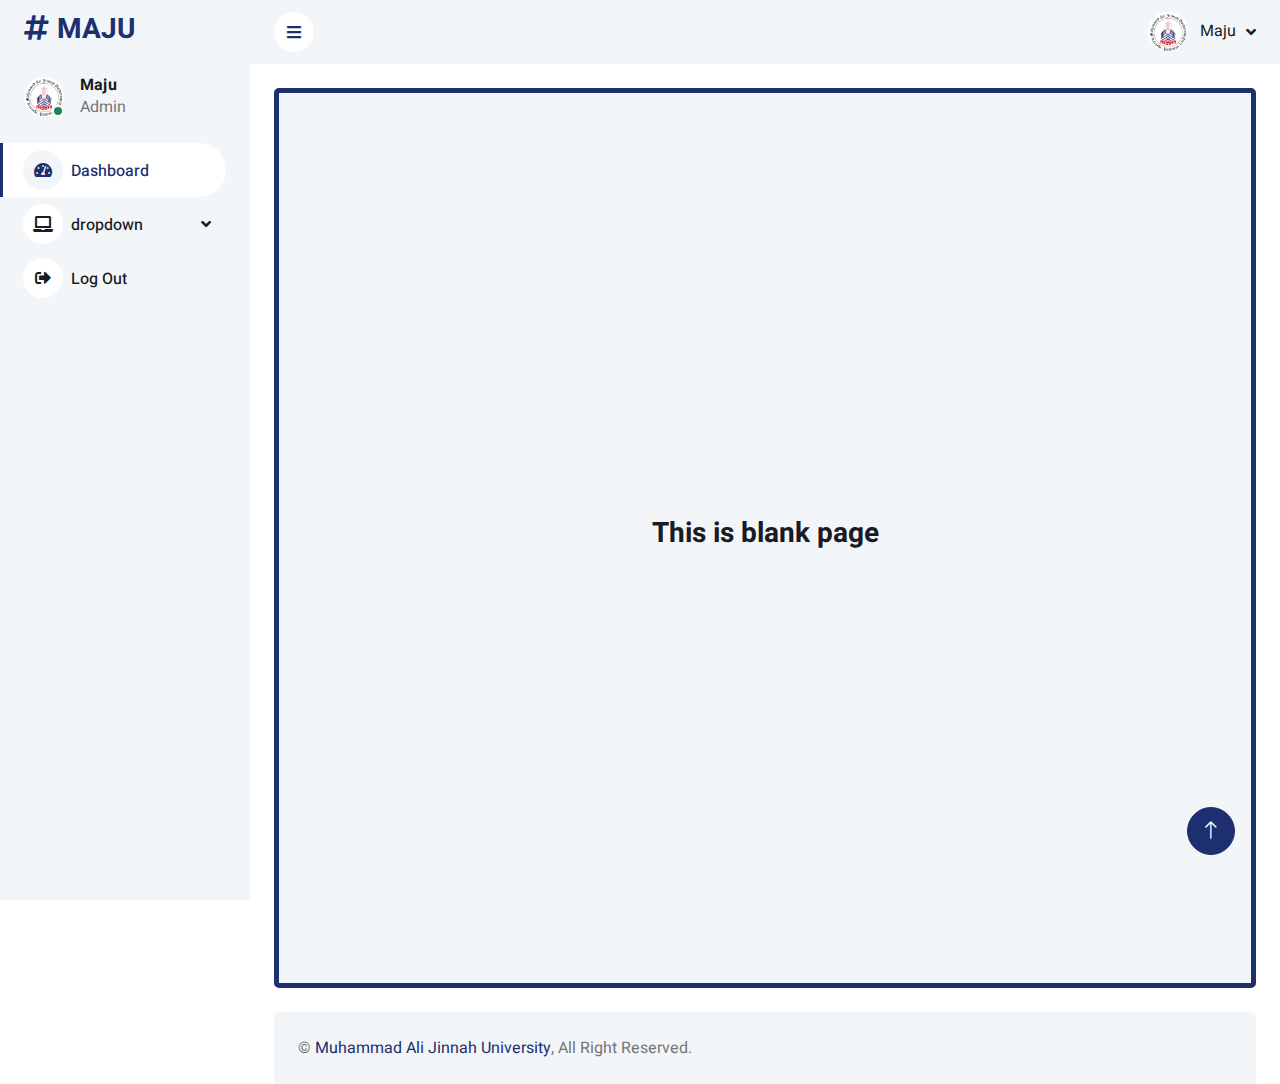
<file: index.html>
<!DOCTYPE html>
<html lang="en">
<head>
    <meta charset="utf-8">
    <title>FYP Admin Panel</title>
    <meta content="width=device-width, initial-scale=1.0" name="viewport">
    <meta content="" name="keywords">
    <meta content="" name="description">
    <!-- Favicon -->
    <link href="./favicon_io/favicon.ico" rel="icon">
    <!-- Google Web Fonts -->
    <link rel="preconnect" href="https://fonts.googleapis.com">
    <link rel="preconnect" href="https://fonts.gstatic.com" crossorigin>
    <link href="https://fonts.googleapis.com/css2?family=Heebo:wght@400;500;600;700&display=swap" rel="stylesheet">
    <!-- Icon Font Stylesheet -->
    <link href="https://cdnjs.cloudflare.com/ajax/libs/font-awesome/5.10.0/css/all.min.css" rel="stylesheet">
    <link href="https://cdn.jsdelivr.net/npm/bootstrap-icons@1.4.1/font/bootstrap-icons.css" rel="stylesheet">
    <!-- Bootstrap -->
    <link href="css/bootstrap.min.css" rel="stylesheet">
    <!-- custom css -->
    <link href="css/style.css" rel="stylesheet">
</head>
<body>
    <div class="container-xxl position-relative bg-white d-flex p-0">
        <!-- Spinner Start -->
        <div id="spinner" class="show bg-white position-fixed translate-middle w-100 vh-100 top-50 start-50 d-flex align-items-center justify-content-center">
            <div class="spinner-border text-primary" style="width: 3rem; height: 3rem;" role="status">
                <span class="sr-only">Loading...</span>
            </div>
        </div>
        <!-- Spinner End -->

        <!-- Sidebar Start -->
        <div class="sidebar pe-4 pb-3">
            <nav class="navbar bg-light navbar-light">
                <a href="index.html" class="navbar-brand mx-4 mb-3">
                    <h3 class="text-primary"><i class="fa fa-hashtag me-2"></i>MAJU</h3>
                </a>
                <div class="d-flex align-items-center ms-4 mb-4">
                    <div class="position-relative">
                        <img class="rounded-circle" src="img/maju.png" alt="" style="width: 40px; height: 40px;">
                        <div class="bg-success rounded-circle border border-2 border-white position-absolute end-0 bottom-0 p-1"></div>
                    </div>
                    <div class="ms-3">
                        <h6 class="mb-0">Maju</h6>
                        <span>Admin</span>
                    </div>
                </div>
                
                <div class="navbar-nav w-100">
                    <a href="index.html" class="nav-item nav-link active"><i class="fa fa-tachometer-alt me-2"></i>Dashboard</a>
                    <div class="nav-item dropdown">
                        <a href="#" class="nav-link dropdown-toggle" data-bs-toggle="dropdown"><i class="fa fa-laptop me-2"></i>dropdown</a>
                        <div class="dropdown-menu bg-transparent border-0">
                            <a href="#" class="dropdown-item">One-1</a>
                            <a href="#" class="dropdown-item">Two-2</a>
                            <a href="#" class="dropdown-item">Three-3</a>
                        </div>
                    </div>
                    <!-- <a href="form.html" class="nav-item nav-link"><i class="fa fa-keyboard me-2"></i>Forms</a> -->
                    <!-- <div class="nav-item dropdown">
                        <a href="#" class="nav-link dropdown-toggle" data-bs-toggle="dropdown"><i class="far fa-file-alt me-2"></i>Pages</a>
                        <div class="dropdown-menu bg-transparent border-0">
                            <a href="signin.html" class="dropdown-item">Sign In</a>
                            <a href="signup.html" class="dropdown-item">Sign Up</a>
                            <a href="404.html" class="dropdown-item">404 Error</a>
                            <a href="blank.html" class="dropdown-item">Blank Page</a>
                        </div>
                    </div> -->
                </div>

                <!-- Log Out Button -->
                <div class="navbar-nav w-100 mt-auto">
                    <a href="./signin.html" class="nav-item nav-link">
                        <i class="fa fa-sign-out-alt me-2"></i>Log Out
                    </a>
                </div>

            </nav>
        </div>
        <!-- Sidebar End -->


        <!-- Content Start -->
        <div class="content">
            <!-- Navbar Start -->
            <nav class="navbar navbar-expand bg-light navbar-light sticky-top px-4 py-0">
                <a href="index.html" class="navbar-brand d-flex d-lg-none me-4">
                    <h2 class="text-primary mb-0"><i class="fa fa-hashtag"></i></h2>
                </a>
                <a href="#" class="sidebar-toggler flex-shrink-0">
                    <i class="fa fa-bars"></i>
                </a>
              
                <div class="navbar-nav align-items-center ms-auto">


                    <div class="nav-item dropdown">
                        <a href="#" class="nav-link dropdown-toggle" data-bs-toggle="dropdown">
                            <img class="rounded-circle me-lg-2" src="img/maju.png" alt="" style="width: 40px; height: 40px;">
                            <span class="d-none d-lg-inline-flex">Maju</span>
                        </a>
                        <div class="dropdown-menu dropdown-menu-end bg-light border-0 rounded-0 rounded-bottom m-0">
                            <a href="./signin.html" class="dropdown-item">Log Out</a>
                        </div>
                    </div>
                </div>
            </nav>
            <!-- Navbar End -->

                   <!-- Blank Start -->
                   <div class="container-fluid pt-4 px-4 ">
                    <div class="blank  row vh-100 bg-light rounded align-items-center justify-content-center mx-0">
                        <div class="col-md-6 text-center">
                            <h3>This is blank page</h3>
                        </div>
                    </div>
                </div>
                <!-- Blank End -->


            <!-- Footer Start -->
            <div class="container-fluid pt-4 px-4">
                <div class="bg-light rounded-top p-4">
                    <div class="row">
                        <div class="col-12 col-sm-6 text-center text-sm-start">
                            &copy; <a href="#">Muhammad Ali Jinnah University</a>, All Right Reserved. 
                        </div>
                     
                    </div>
                </div>
            </div>
            <!-- Footer End -->
        </div>
        <!-- Content End -->


        <!-- Back to Top -->
        <a href="#" class="btn btn-lg btn-primary btn-lg-square back-to-top"><i class="bi bi-arrow-up"></i></a>
    </div>

    <!-- JavaScript Libraries -->
    <script src="https://code.jquery.com/jquery-3.4.1.min.js"></script>
    <script src="https://cdn.jsdelivr.net/npm/bootstrap@5.0.0/dist/js/bootstrap.bundle.min.js"></script>

    <!-- custom js  -->
    <script src="js/main.js"></script>
</body>
</html>
</file>
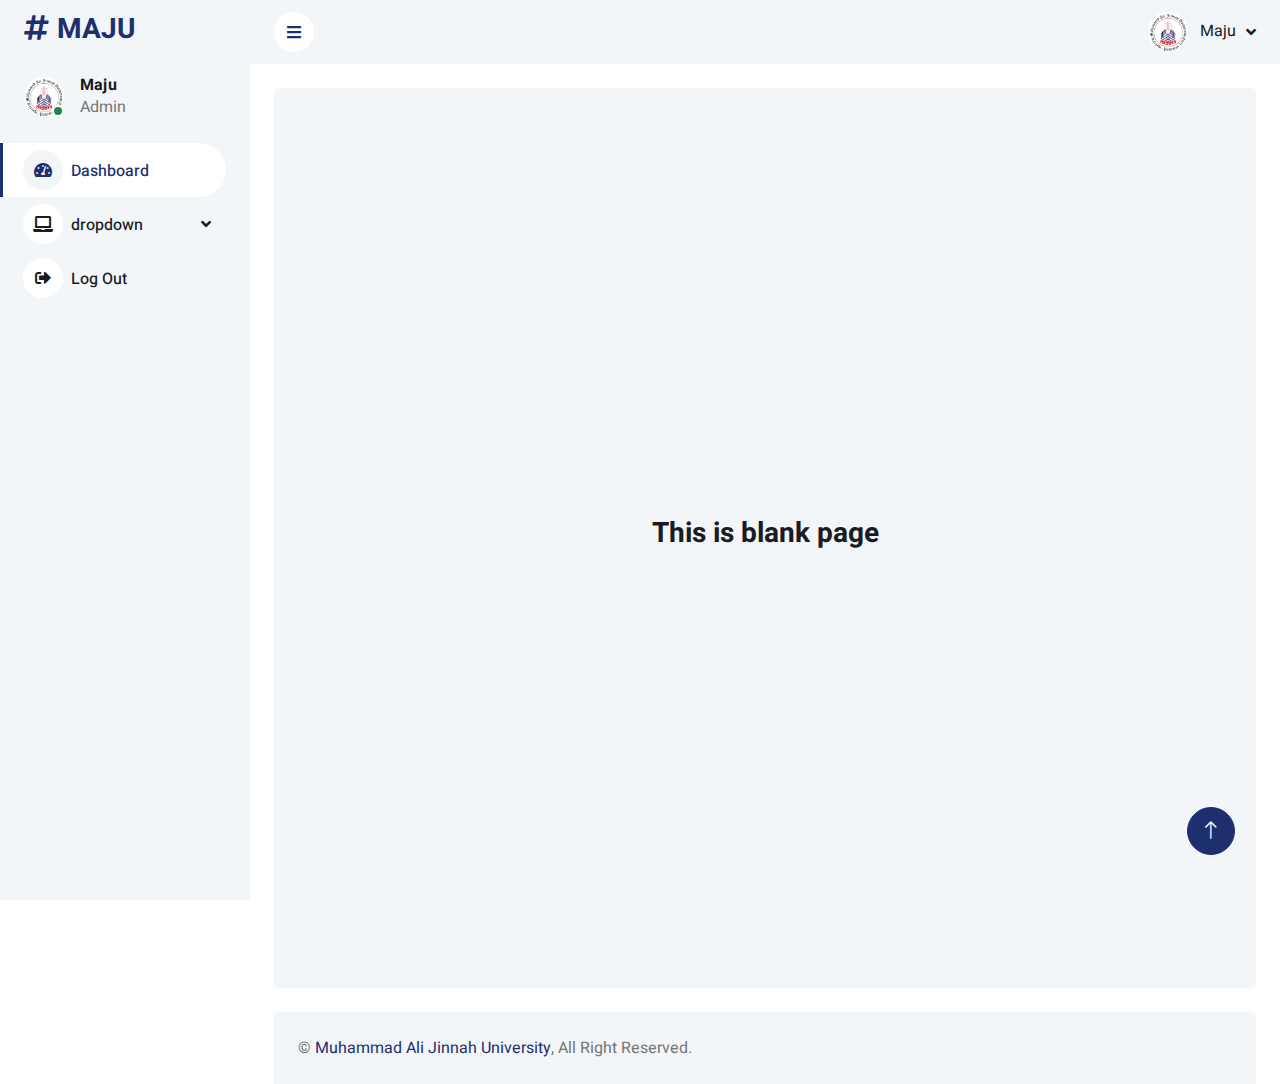
<file: blank.html>
<!DOCTYPE html>
<html lang="en">

<head>
    <meta charset="utf-8">
    <title>FYP Admin Panel</title>
    <meta content="width=device-width, initial-scale=1.0" name="viewport">
    <meta content="" name="keywords">
    <meta content="" name="description">


    <!-- Favicon -->
    <link href="./favicon_io/favicon.ico" rel="icon">
    <!-- Google Web Fonts -->
    <link rel="preconnect" href="https://fonts.googleapis.com">
    <link rel="preconnect" href="https://fonts.gstatic.com" crossorigin>
    <link href="https://fonts.googleapis.com/css2?family=Heebo:wght@400;500;600;700&display=swap" rel="stylesheet">
    <!-- Icon Font Stylesheet -->
    <link href="https://cdnjs.cloudflare.com/ajax/libs/font-awesome/5.10.0/css/all.min.css" rel="stylesheet">
    <link href="https://cdn.jsdelivr.net/npm/bootstrap-icons@1.4.1/font/bootstrap-icons.css" rel="stylesheet">
    <!-- Bootstrap -->
    <link href="css/bootstrap.min.css" rel="stylesheet">
    <!-- custom css -->
    <link href="css/style.css" rel="stylesheet">
</head>

<body>
    <div class="container-xxl position-relative bg-white d-flex p-0">
        <!-- Spinner Start -->
        <div id="spinner" class="show bg-white position-fixed translate-middle w-100 vh-100 top-50 start-50 d-flex align-items-center justify-content-center">
            <div class="spinner-border text-primary" style="width: 3rem; height: 3rem;" role="status">
                <span class="sr-only">Loading...</span>
            </div>
        </div>
        <!-- Spinner End -->


              <!-- Sidebar Start -->
              <div class="sidebar pe-4 pb-3">
                <nav class="navbar bg-light navbar-light">
                    <a href="index.html" class="navbar-brand mx-4 mb-3">
                        <h3 class="text-primary"><i class="fa fa-hashtag me-2"></i>MAJU</h3>
                    </a>
                    <div class="d-flex align-items-center ms-4 mb-4">
                        <div class="position-relative">
                            <img class="rounded-circle" src="img/maju.png" alt="" style="width: 40px; height: 40px;">
                            <div class="bg-success rounded-circle border border-2 border-white position-absolute end-0 bottom-0 p-1"></div>
                        </div>
                        <div class="ms-3">
                            <h6 class="mb-0">Maju</h6>
                            <span>Admin</span>
                        </div>
                    </div>
                    
                    <div class="navbar-nav w-100">
                        <a href="index.html" class="nav-item nav-link active"><i class="fa fa-tachometer-alt me-2"></i>Dashboard</a>
                        <div class="nav-item dropdown">
                            <a href="#" class="nav-link dropdown-toggle" data-bs-toggle="dropdown"><i class="fa fa-laptop me-2"></i>dropdown</a>
                            <div class="dropdown-menu bg-transparent border-0">
                                <a href="#" class="dropdown-item">One-1</a>
                                <a href="#" class="dropdown-item">Two-2</a>
                                <a href="#" class="dropdown-item">Three-3</a>
                            </div>
                        </div>
                        <!-- <a href="form.html" class="nav-item nav-link"><i class="fa fa-keyboard me-2"></i>Forms</a> -->
                        <!-- <div class="nav-item dropdown">
                            <a href="#" class="nav-link dropdown-toggle" data-bs-toggle="dropdown"><i class="far fa-file-alt me-2"></i>Pages</a>
                            <div class="dropdown-menu bg-transparent border-0">
                                <a href="signin.html" class="dropdown-item">Sign In</a>
                                <a href="signup.html" class="dropdown-item">Sign Up</a>
                                <a href="404.html" class="dropdown-item">404 Error</a>
                                <a href="blank.html" class="dropdown-item">Blank Page</a>
                            </div>
                        </div> -->
                    </div>
                    
                    <!-- Log Out Button -->
                    <div class="navbar-nav w-100 mt-auto">
                        <a href="./signin.html" class="nav-item nav-link">
                            <i class="fa fa-sign-out-alt me-2"></i>Log Out
                        </a>
                    </div>
    
                </nav>
            </div>
            <!-- Sidebar End -->
    

        <!-- Content Start -->
        <div class="content">
             <!-- Navbar Start -->
             <nav class="navbar navbar-expand bg-light navbar-light sticky-top px-4 py-0">
                <a href="index.html" class="navbar-brand d-flex d-lg-none me-4">
                    <h2 class="text-primary mb-0"><i class="fa fa-hashtag"></i></h2>
                </a>
                <a href="#" class="sidebar-toggler flex-shrink-0">
                    <i class="fa fa-bars"></i>
                </a>
              
                <div class="navbar-nav align-items-center ms-auto">


                    <div class="nav-item dropdown">
                        <a href="#" class="nav-link dropdown-toggle" data-bs-toggle="dropdown">
                            <img class="rounded-circle me-lg-2" src="img/maju.png" alt="" style="width: 40px; height: 40px;">
                            <span class="d-none d-lg-inline-flex">Maju</span>
                        </a>
                        <div class="dropdown-menu dropdown-menu-end bg-light border-0 rounded-0 rounded-bottom m-0">
                            <a href="./signin.html" class="dropdown-item">Log Out</a>
                        </div>
                    </div>
                </div>
            </nav>
            <!-- Navbar End -->


            <!-- Blank Start -->
            <div class="container-fluid pt-4 px-4">
                <div class="row vh-100 bg-light rounded align-items-center justify-content-center mx-0">
                    <div class="col-md-6 text-center">
                        <h3>This is blank page</h3>
                    </div>
                </div>
            </div>
            <!-- Blank End -->


 <!-- Footer Start -->
 <div class="container-fluid pt-4 px-4">
    <div class="bg-light rounded-top p-4">
        <div class="row">
            <div class="col-12 col-sm-6 text-center text-sm-start">
                &copy; <a href="#">Muhammad Ali Jinnah University</a>, All Right Reserved. 
            </div>
         
        </div>
    </div>
</div>
<!-- Footer End -->
        </div>
        <!-- Content End -->


        <!-- Back to Top -->
        <a href="#" class="btn btn-lg btn-primary btn-lg-square back-to-top"><i class="bi bi-arrow-up"></i></a>
    </div>

    <!-- JavaScript Libraries -->
    <script src="https://code.jquery.com/jquery-3.4.1.min.js"></script>
    <script src="https://cdn.jsdelivr.net/npm/bootstrap@5.0.0/dist/js/bootstrap.bundle.min.js"></script>

    <!-- custom js  -->
    <script src="js/main.js"></script>
</body>

</html>
</file>
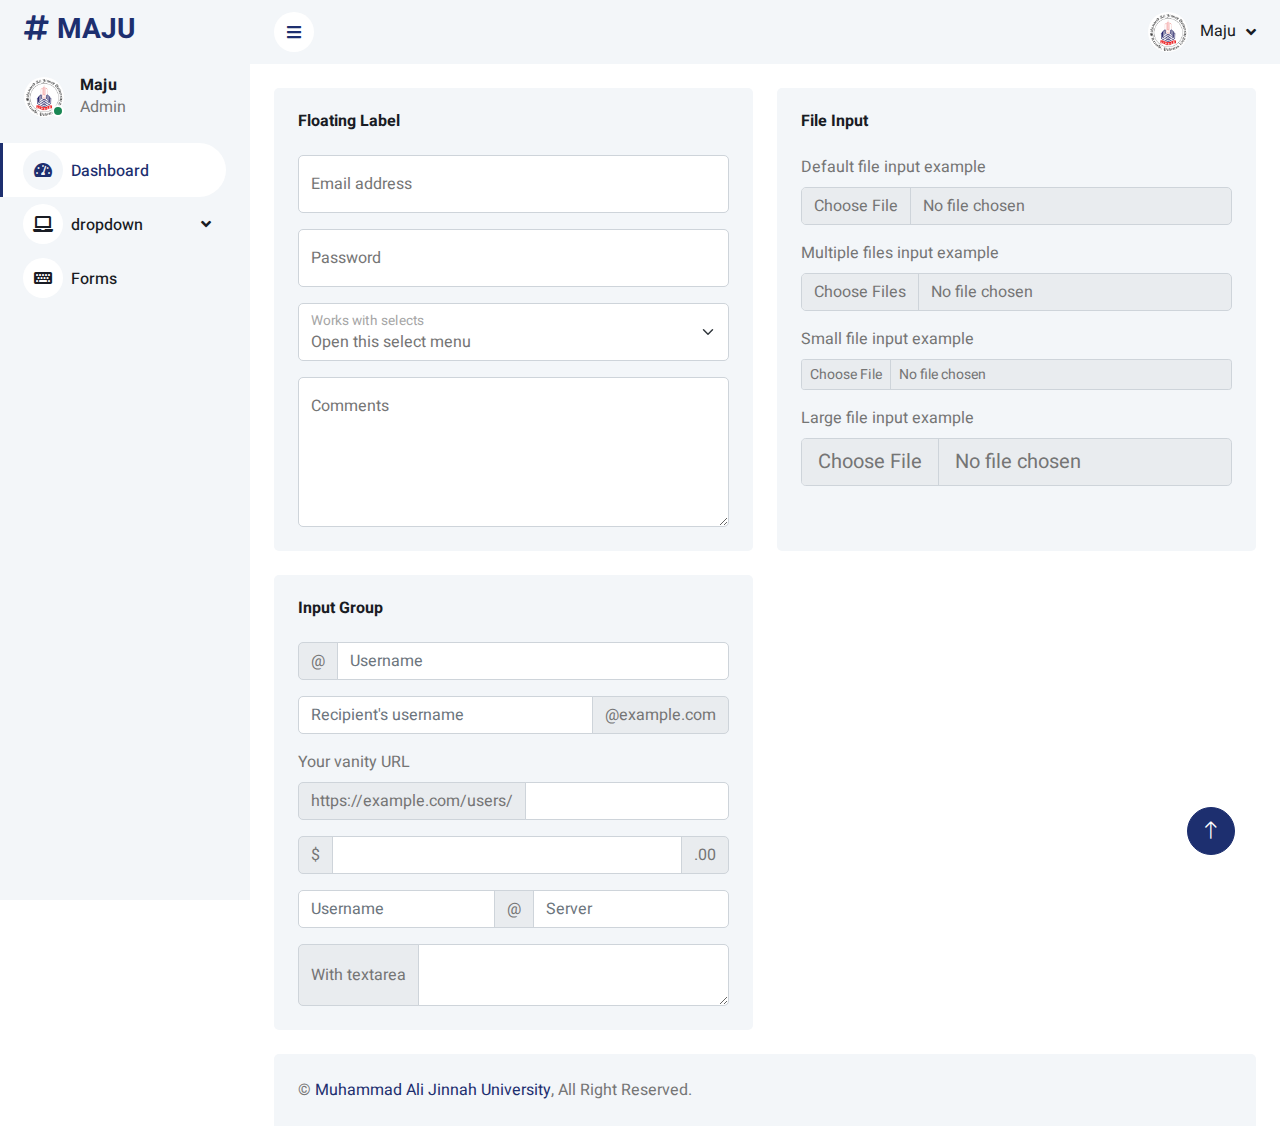
<file: form.html>
<!DOCTYPE html>
<html lang="en">

<head>
    <meta charset="utf-8">
    <title>FYP Admin Panel</title>
    <meta content="width=device-width, initial-scale=1.0" name="viewport">
    <meta content="" name="keywords">
    <meta content="" name="description">

    <!-- Favicon -->
    <link href="./favicon_io/favicon.ico" rel="icon">
    <!-- Google Web Fonts -->
    <link rel="preconnect" href="https://fonts.googleapis.com">
    <link rel="preconnect" href="https://fonts.gstatic.com" crossorigin>
    <link href="https://fonts.googleapis.com/css2?family=Heebo:wght@400;500;600;700&display=swap" rel="stylesheet">
    <!-- Icon Font Stylesheet -->
    <link href="https://cdnjs.cloudflare.com/ajax/libs/font-awesome/5.10.0/css/all.min.css" rel="stylesheet">
    <link href="https://cdn.jsdelivr.net/npm/bootstrap-icons@1.4.1/font/bootstrap-icons.css" rel="stylesheet">
    <!-- Bootstrap -->
    <link href="css/bootstrap.min.css" rel="stylesheet">
    <!-- custom css -->
    <link href="css/style.css" rel="stylesheet">
</head>

<body>
    <div class="container-xxl position-relative bg-white d-flex p-0">
        <!-- Spinner Start -->
        <div id="spinner" class="show bg-white position-fixed translate-middle w-100 vh-100 top-50 start-50 d-flex align-items-center justify-content-center">
            <div class="spinner-border text-primary" style="width: 3rem; height: 3rem;" role="status">
                <span class="sr-only">Loading...</span>
            </div>
        </div>
        <!-- Spinner End -->


        <!-- Sidebar Start -->
        <div class="sidebar pe-4 pb-3">
            <nav class="navbar bg-light navbar-light">
                <a href="index.html" class="navbar-brand mx-4 mb-3">
                    <h3 class="text-primary"><i class="fa fa-hashtag me-2"></i>MAJU</h3>
                </a>
                <div class="d-flex align-items-center ms-4 mb-4">
                    <div class="position-relative">
                        <img class="rounded-circle" src="img/maju.png" alt="" style="width: 40px; height: 40px;">
                        <div class="bg-success rounded-circle border border-2 border-white position-absolute end-0 bottom-0 p-1"></div>
                    </div>
                    <div class="ms-3">
                        <h6 class="mb-0">Maju</h6>
                        <span>Admin</span>
                    </div>
                </div>
                
                <div class="navbar-nav w-100">
                    <a href="index.html" class="nav-item nav-link active"><i class="fa fa-tachometer-alt me-2"></i>Dashboard</a>
                    <div class="nav-item dropdown">
                        <a href="#" class="nav-link dropdown-toggle" data-bs-toggle="dropdown"><i class="fa fa-laptop me-2"></i>dropdown</a>
                        <div class="dropdown-menu bg-transparent border-0">
                            <a href="#" class="dropdown-item">One-1</a>
                            <a href="#" class="dropdown-item">Two-2</a>
                            <a href="#" class="dropdown-item">Three-3</a>
                        </div>
                    </div>
                    <a href="form.html" class="nav-item nav-link"><i class="fa fa-keyboard me-2"></i>Forms</a>
                    <!-- <div class="nav-item dropdown">
                        <a href="#" class="nav-link dropdown-toggle" data-bs-toggle="dropdown"><i class="far fa-file-alt me-2"></i>Pages</a>
                        <div class="dropdown-menu bg-transparent border-0">
                            <a href="signin.html" class="dropdown-item">Sign In</a>
                            <a href="signup.html" class="dropdown-item">Sign Up</a>
                            <a href="404.html" class="dropdown-item">404 Error</a>
                            <a href="blank.html" class="dropdown-item">Blank Page</a>
                        </div>
                    </div> -->
                </div>
            </nav>
        </div>
        <!-- Sidebar End -->


        <!-- Content Start -->
        <div class="content">
            <!-- Navbar starts  -->
            <nav class="navbar navbar-expand bg-light navbar-light sticky-top px-4 py-0" id="header" > 
                <a href="index.html" class="navbar-brand d-flex d-lg-none me-4">
                    <h2 class="text-primary mb-0"><i class="fa fa-hashtag"></i></h2>
                </a>
                <a href="#" class="sidebar-toggler flex-shrink-0">
                    <i class="fa fa-bars"></i>
                </a>
              
                <div class="navbar-nav align-items-center ms-auto">


                    <div class="nav-item dropdown">
                        <a href="#" class="nav-link dropdown-toggle" data-bs-toggle="dropdown">
                            <img class="rounded-circle me-lg-2" src="img/maju.png" alt="" style="width: 40px; height: 40px;">
                            <span class="d-none d-lg-inline-flex">Maju</span>
                        </a>
                        <div class="dropdown-menu dropdown-menu-end bg-light border-0 rounded-0 rounded-bottom m-0">
                            <a href="#" class="dropdown-item">Log Out</a>
                        </div>
                    </div>
                </div>
            </nav>
            <!-- Navbar End -->

            <!-- Form Start -->
            <div class="container-fluid pt-4 px-4">
                <div class="row g-4">
                    
                    <div class="col-sm-12 col-xl-6">
                        <div class="bg-light rounded h-100 p-4">
                            <h6 class="mb-4">Floating Label</h6>
                            <div class="form-floating mb-3">
                                <input type="email" class="form-control" id="floatingInput"
                                    placeholder="name@example.com">
                                <label for="floatingInput">Email address</label>
                            </div>
                            <div class="form-floating mb-3">
                                <input type="password" class="form-control" id="floatingPassword"
                                    placeholder="Password">
                                <label for="floatingPassword">Password</label>
                            </div>
                            <div class="form-floating mb-3">
                                <select class="form-select" id="floatingSelect"
                                    aria-label="Floating label select example">
                                    <option selected>Open this select menu</option>
                                    <option value="1">One</option>
                                    <option value="2">Two</option>
                                    <option value="3">Three</option>
                                </select>
                                <label for="floatingSelect">Works with selects</label>
                            </div>
                            <div class="form-floating">
                                <textarea class="form-control" placeholder="Leave a comment here"
                                    id="floatingTextarea" style="height: 150px;"></textarea>
                                <label for="floatingTextarea">Comments</label>
                            </div>
                        </div>
                    </div>
                    <div class="col-sm-12 col-xl-6">
                        <div class="bg-light rounded h-100 p-4">
                            <h6 class="mb-4">File Input</h6>
                            <div class="mb-3">
                                <label for="formFile" class="form-label">Default file input example</label>
                                <input class="form-control" type="file" id="formFile">
                            </div>
                            <div class="mb-3">
                                <label for="formFileMultiple" class="form-label">Multiple files input example</label>
                                <input class="form-control" type="file" id="formFileMultiple" multiple>
                            </div>
                            <div class="mb-3">
                                <label for="formFileSm" class="form-label">Small file input example</label>
                                <input class="form-control form-control-sm" id="formFileSm" type="file">
                            </div>
                            <div>
                                <label for="formFileLg" class="form-label">Large file input example</label>
                                <input class="form-control form-control-lg" id="formFileLg" type="file">
                            </div>
                        </div>
                    </div>


                    <div class="col-sm-12 col-xl-6">
                        <div class="bg-light rounded h-100 p-4">
                            <h6 class="mb-4">Input Group</h6>
                            <div class="input-group mb-3">
                                <span class="input-group-text" id="basic-addon1">@</span>
                                <input type="text" class="form-control" placeholder="Username" aria-label="Username"
                                    aria-describedby="basic-addon1">
                            </div>
                            <div class="input-group mb-3">
                                <input type="text" class="form-control" placeholder="Recipient's username"
                                    aria-label="Recipient's username" aria-describedby="basic-addon2">
                                <span class="input-group-text" id="basic-addon2">@example.com</span>
                            </div>
                            <label for="basic-url" class="form-label">Your vanity URL</label>
                            <div class="input-group mb-3">
                                <span class="input-group-text" id="basic-addon3">https://example.com/users/</span>
                                <input type="text" class="form-control" id="basic-url" aria-describedby="basic-addon3">
                            </div>
                            <div class="input-group mb-3">
                                <span class="input-group-text">$</span>
                                <input type="text" class="form-control" aria-label="Amount (to the nearest dollar)">
                                <span class="input-group-text">.00</span>
                            </div>
                            <div class="input-group mb-3">
                                <input type="text" class="form-control" placeholder="Username" aria-label="Username">
                                <span class="input-group-text">@</span>
                                <input type="text" class="form-control" placeholder="Server" aria-label="Server">
                            </div>
                            <div class="input-group">
                                <span class="input-group-text">With textarea</span>
                                <textarea class="form-control" aria-label="With textarea"></textarea>
                            </div>
                        </div>
                    </div>
                </div>
            </div>
            <!-- Form End -->


   <!-- Footer Start -->
   <div class="container-fluid pt-4 px-4">
    <div class="bg-light rounded-top p-4">
        <div class="row">
            <div class="col-12 col-sm-6 text-center text-sm-start">
                &copy; <a href="#">Muhammad Ali Jinnah University</a>, All Right Reserved. 
            </div>
         
        </div>
    </div>
</div>
<!-- Footer End -->
        </div>
        <!-- Content End -->


        <!-- Back to Top -->
        <a href="#header" class="btn btn-lg btn-primary btn-lg-square back-to-top"><i class="bi bi-arrow-up"></i></a>
    </div>

    <!-- JavaScript Libraries -->
    <script src="https://code.jquery.com/jquery-3.4.1.min.js"></script>
    <script src="https://cdn.jsdelivr.net/npm/bootstrap@5.0.0/dist/js/bootstrap.bundle.min.js"></script>

    <!-- custom js  -->
    <script src="js/main.js"></script>
</body>

</html>
</file>
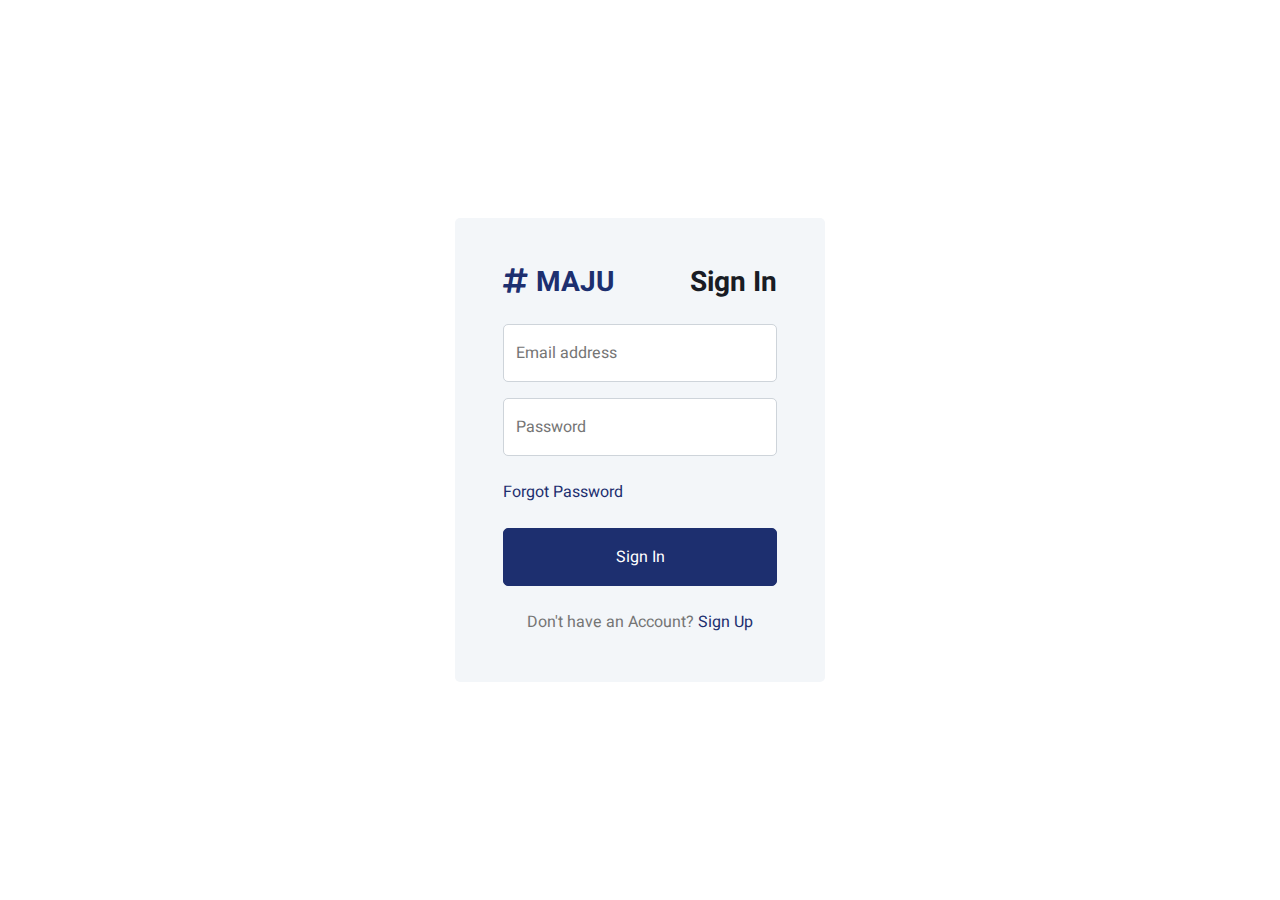
<file: signin.html>
<!DOCTYPE html>
<html lang="en">

<head>
    <meta charset="utf-8">
    <title>FYP Admin login</title>
    <meta content="width=device-width, initial-scale=1.0" name="viewport">
    <meta content="" name="keywords">
    <meta content="" name="description">


    <!-- Favicon -->
    <link href="./favicon_io/favicon.ico" rel="icon">
    <!-- Google Web Fonts -->
    <link rel="preconnect" href="https://fonts.googleapis.com">
    <link rel="preconnect" href="https://fonts.gstatic.com" crossorigin>
    <link href="https://fonts.googleapis.com/css2?family=Heebo:wght@400;500;600;700&display=swap" rel="stylesheet">
    <!-- Icon Font Stylesheet -->
    <link href="https://cdnjs.cloudflare.com/ajax/libs/font-awesome/5.10.0/css/all.min.css" rel="stylesheet">
    <link href="https://cdn.jsdelivr.net/npm/bootstrap-icons@1.4.1/font/bootstrap-icons.css" rel="stylesheet">
    <!-- Bootstrap -->
    <link href="css/bootstrap.min.css" rel="stylesheet">
    <!-- custom css -->
    <link href="css/style.css" rel="stylesheet">
</head>

<body>
    <div class="container-xxl position-relative bg-white d-flex p-0">
        <!-- Spinner Start -->
        <div id="spinner" class="show bg-white position-fixed translate-middle w-100 vh-100 top-50 start-50 d-flex align-items-center justify-content-center">
            <div class="spinner-border text-primary" style="width: 3rem; height: 3rem;" role="status">
                <span class="sr-only">Loading...</span>
            </div>
        </div>
        <!-- Spinner End -->


        <!-- Sign In Start -->
        <div class="container-fluid">
            <div class="row h-100 align-items-center justify-content-center" style="min-height: 100vh;">
                <div class="col-12 col-sm-8 col-md-6 col-lg-5 col-xl-4">
                    <div class="bg-light rounded p-4 p-sm-5 my-4 mx-3">
                        <div class="d-flex align-items-center justify-content-between mb-3">
                            <a href="index.html" class="">
                                <h3 class="text-primary"><i class="fa fa-hashtag me-2"></i>MAJU</h3>
                            </a>
                            <h3>Sign In</h3>
                        </div>
                        <div class="form-floating mb-3">
                            <input type="email" class="form-control" id="floatingInput" placeholder="name@example.com">
                            <label for="floatingInput">Email address</label>
                        </div>
                        <div class="form-floating mb-4">
                            <input type="password" class="form-control" id="floatingPassword" placeholder="Password">
                            <label for="floatingPassword">Password</label>
                        </div>
                        <div class="d-flex align-items-center justify-content-between mb-4">
                        
                            <a href="">Forgot Password</a>
                        </div>
                        <a href="./index.html">

                            <button type="submit" class="btn btn-primary py-3 w-100 mb-4">Sign In</button>
                        </a>
                        <p class="text-center mb-0">Don't have an Account? <a href="./signup.html">Sign Up</a></p>
                    </div>
                </div>
            </div>
        </div>
        <!-- Sign In End -->
    </div>

    <!-- JavaScript Libraries -->
    <script src="https://code.jquery.com/jquery-3.4.1.min.js"></script>
    <script src="https://cdn.jsdelivr.net/npm/bootstrap@5.0.0/dist/js/bootstrap.bundle.min.js"></script>

    <!-- custom js  -->
    <script src="js/main.js"></script>
</body>

</html>
</file>
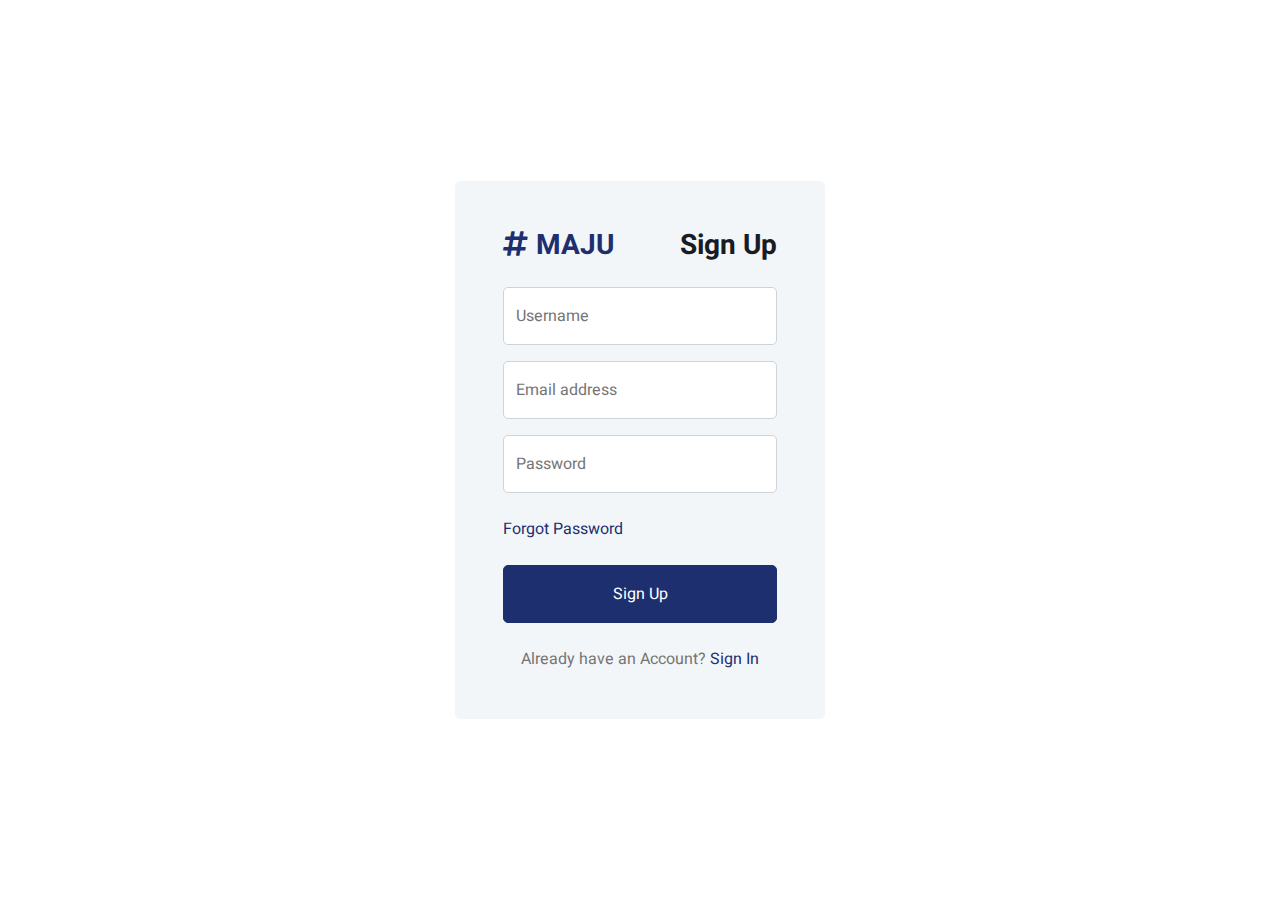
<file: signup.html>
<!DOCTYPE html>
<html lang="en">

<head>
    <meta charset="utf-8">
    <title>MAJU</title>
    <meta content="width=device-width, initial-scale=1.0" name="viewport">
    <meta content="" name="keywords">
    <meta content="" name="description">


    <!-- Favicon -->
    <link href="./favicon_io/favicon.ico" rel="icon">
    <!-- Google Web Fonts -->
    <link rel="preconnect" href="https://fonts.googleapis.com">
    <link rel="preconnect" href="https://fonts.gstatic.com" crossorigin>
    <link href="https://fonts.googleapis.com/css2?family=Heebo:wght@400;500;600;700&display=swap" rel="stylesheet">
    <!-- Icon Font Stylesheet -->
    <link href="https://cdnjs.cloudflare.com/ajax/libs/font-awesome/5.10.0/css/all.min.css" rel="stylesheet">
    <link href="https://cdn.jsdelivr.net/npm/bootstrap-icons@1.4.1/font/bootstrap-icons.css" rel="stylesheet">
    <!-- Bootstrap -->
    <link href="css/bootstrap.min.css" rel="stylesheet">
    <!-- custom css -->
    <link href="css/style.css" rel="stylesheet">
</head>
<body>
    <div class="container-xxl position-relative bg-white d-flex p-0">
        <!-- Spinner Start -->
        <div id="spinner" class="show bg-white position-fixed translate-middle w-100 vh-100 top-50 start-50 d-flex align-items-center justify-content-center">
            <div class="spinner-border text-primary" style="width: 3rem; height: 3rem;" role="status">
                <span class="sr-only">Loading...</span>
            </div>
        </div>
        <!-- Spinner End -->


        <!-- Sign Up Start -->
        <div class="container-fluid">
            <div class="row h-100 align-items-center justify-content-center" style="min-height: 100vh;">
                <div class="col-12 col-sm-8 col-md-6 col-lg-5 col-xl-4">
                    <div class="bg-light rounded p-4 p-sm-5 my-4 mx-3">
                        <div class="d-flex align-items-center justify-content-between mb-3">
                            <a href="index.html" class="">
                                <h3 class="text-primary"><i class="fa fa-hashtag me-2"></i>MAJU</h3>
                            </a>
                            <h3>Sign Up</h3>
                        </div>
                        <div class="form-floating mb-3">
                            <input type="text" class="form-control" id="floatingText" placeholder="jhondoe">
                            <label for="floatingText">Username</label>
                        </div>
                        <div class="form-floating mb-3">
                            <input type="email" class="form-control" id="floatingInput" placeholder="name@example.com">
                            <label for="floatingInput">Email address</label>
                        </div>
                        <div class="form-floating mb-4">
                            <input type="password" class="form-control" id="floatingPassword" placeholder="Password">
                            <label for="floatingPassword">Password</label>
                        </div>
                        <div class="d-flex align-items-center justify-content-between mb-4">
                            <a href="">Forgot Password</a>
                        </div>
                        <button type="submit" class="btn btn-primary py-3 w-100 mb-4">Sign Up</button>
                        <p class="text-center mb-0">Already have an Account? <a href="./signin.html">Sign In</a></p>
                    </div>
                </div>
            </div>
        </div>
        <!-- Sign Up End -->
    </div>

    <!-- JavaScript Libraries -->
    <script src="https://code.jquery.com/jquery-3.4.1.min.js"></script>
    <script src="https://cdn.jsdelivr.net/npm/bootstrap@5.0.0/dist/js/bootstrap.bundle.min.js"></script>

    <!-- custom js  -->
    <script src="js/main.js"></script>
</body>

</html>
</file>
<file: css/style.css>
/********** Template CSS **********/
:root {
    --primary: #1d2f6f;

    /* color: #1d2f6f; */

    --light: #F3F6F9;
    --dark: #191C24;
}

.back-to-top {
    position: fixed;
    display: none;
    right: 45px;
    bottom: 45px;
    z-index: 99;
}

/*** Spinner ***/
#spinner {
    opacity: 0;
    visibility: hidden;
    transition: opacity .5s ease-out, visibility 0s linear .5s;
    z-index: 99999;
}

#spinner.show {
    transition: opacity .5s ease-out, visibility 0s linear 0s;
    visibility: visible;
    opacity: 1;
}


/*** Button ***/
.btn {
    transition: .5s;
}

.btn.btn-primary {
    color: #FFFFFF;
}

.btn-square {
    width: 38px;
    height: 38px;
}

.btn-sm-square {
    width: 32px;
    height: 32px;
}

.btn-lg-square {
    width: 48px;
    height: 48px;
}

.btn-square,
.btn-sm-square,
.btn-lg-square {
    padding: 0;
    display: inline-flex;
    align-items: center;
    justify-content: center;
    font-weight: normal;
    border-radius: 50px;
}


/*** Layout ***/
.sidebar {
    position: fixed;
    top: 0;
    left: 0;
    bottom: 0;
    width: 250px;
    height: 100vh;
    overflow-y: auto;
    background: var(--light);
    transition: 0.5s;
    z-index: 999;
}

.content {
    margin-left: 250px;
    min-height: 100vh;
    background: #FFFFFF;
    transition: 0.5s;
}

@media (min-width: 992px) {
    .sidebar {
        margin-left: 0;
    }

    .sidebar.open {
        margin-left: -250px;
    }

    .content {
        width: calc(100% - 250px);
    }

    .content.open {
        width: 100%;
        margin-left: 0;
    }
}

@media (max-width: 991.98px) {
    .sidebar {
        margin-left: -250px;
    }

    .sidebar.open {
        margin-left: 0;
    }

    .content {
        width: 100%;
        margin-left: 0;
    }
}


/*** Navbar ***/
.sidebar .navbar .navbar-nav .nav-link {
    padding: 7px 20px;
    color: var(--dark);
    font-weight: 500;
    border-left: 3px solid var(--light);
    border-radius: 0 30px 30px 0;
    outline: none;
}

.sidebar .navbar .navbar-nav .nav-link:hover,
.sidebar .navbar .navbar-nav .nav-link.active {
    color: var(--primary);
    background: #FFFFFF;
    border-color: var(--primary);
}

.sidebar .navbar .navbar-nav .nav-link i {
    width: 40px;
    height: 40px;
    display: inline-flex;
    align-items: center;
    justify-content: center;
    background: #FFFFFF;
    border-radius: 40px;
}

.sidebar .navbar .navbar-nav .nav-link:hover i,
.sidebar .navbar .navbar-nav .nav-link.active i {
    background: var(--light);
}

.sidebar .navbar .dropdown-toggle::after {
    position: absolute;
    top: 15px;
    right: 15px;
    border: none;
    content: "\f107";
    font-family: "Font Awesome 5 Free";
    font-weight: 900;
    transition: .5s;
}

.sidebar .navbar .dropdown-toggle[aria-expanded=true]::after {
    transform: rotate(-180deg);
}

.sidebar .navbar .dropdown-item {
    padding-left: 25px;
    border-radius: 0 30px 30px 0;
}

.content .navbar .navbar-nav .nav-link {
    margin-left: 25px;
    padding: 12px 0;
    color: var(--dark);
    outline: none;
}

.content .navbar .navbar-nav .nav-link:hover,
.content .navbar .navbar-nav .nav-link.active {
    color: var(--primary);
}

.content .navbar .sidebar-toggler,
.content .navbar .navbar-nav .nav-link i {
    width: 40px;
    height: 40px;
    display: inline-flex;
    align-items: center;
    justify-content: center;
    background: #FFFFFF;
    border-radius: 40px;
}

.content .navbar .dropdown-toggle::after {
    margin-left: 6px;
    vertical-align: middle;
    border: none;
    content: "\f107";
    font-family: "Font Awesome 5 Free";
    font-weight: 900;
    transition: .5s;
}

.content .navbar .dropdown-toggle[aria-expanded=true]::after {
    transform: rotate(-180deg);
}

@media (max-width: 575.98px) {
    .content .navbar .navbar-nav .nav-link {
        margin-left: 15px;
    }
}

.blank{
    border: 5px solid #1d2f6f;
}
</file>
